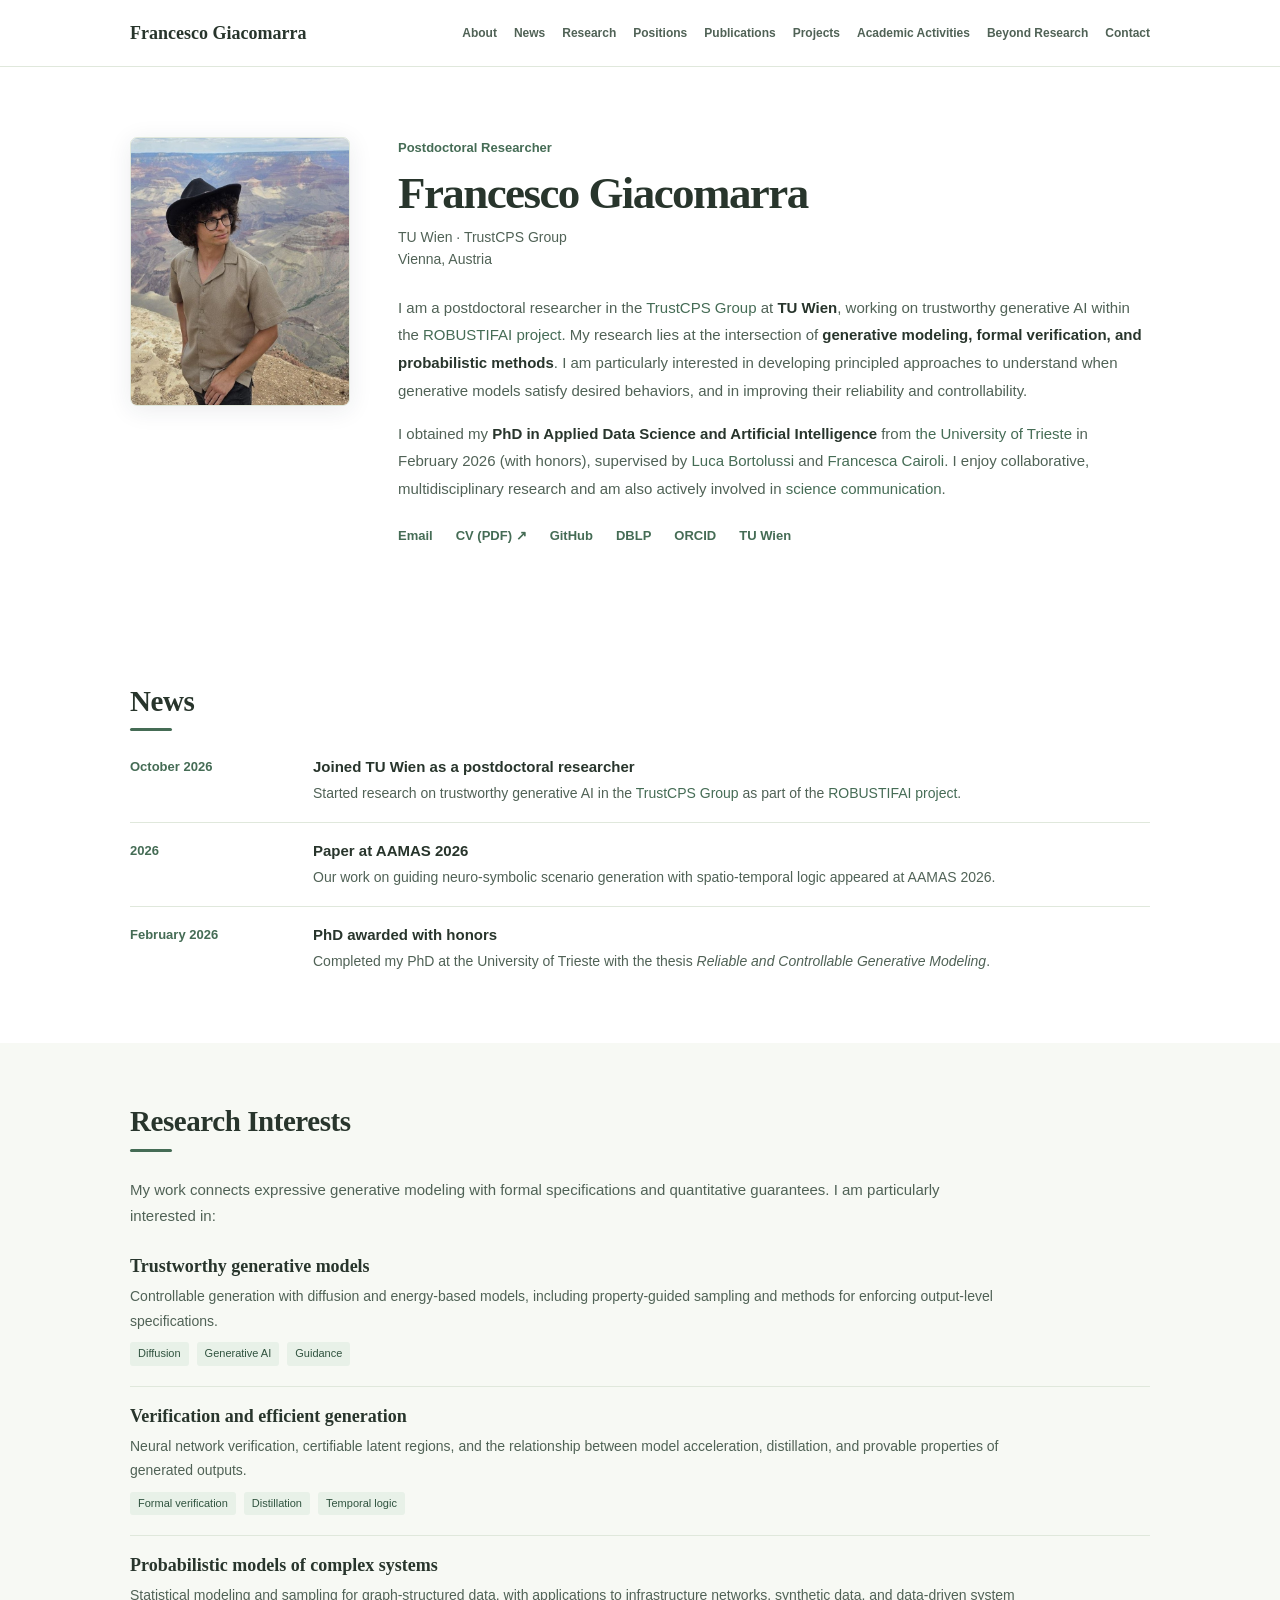
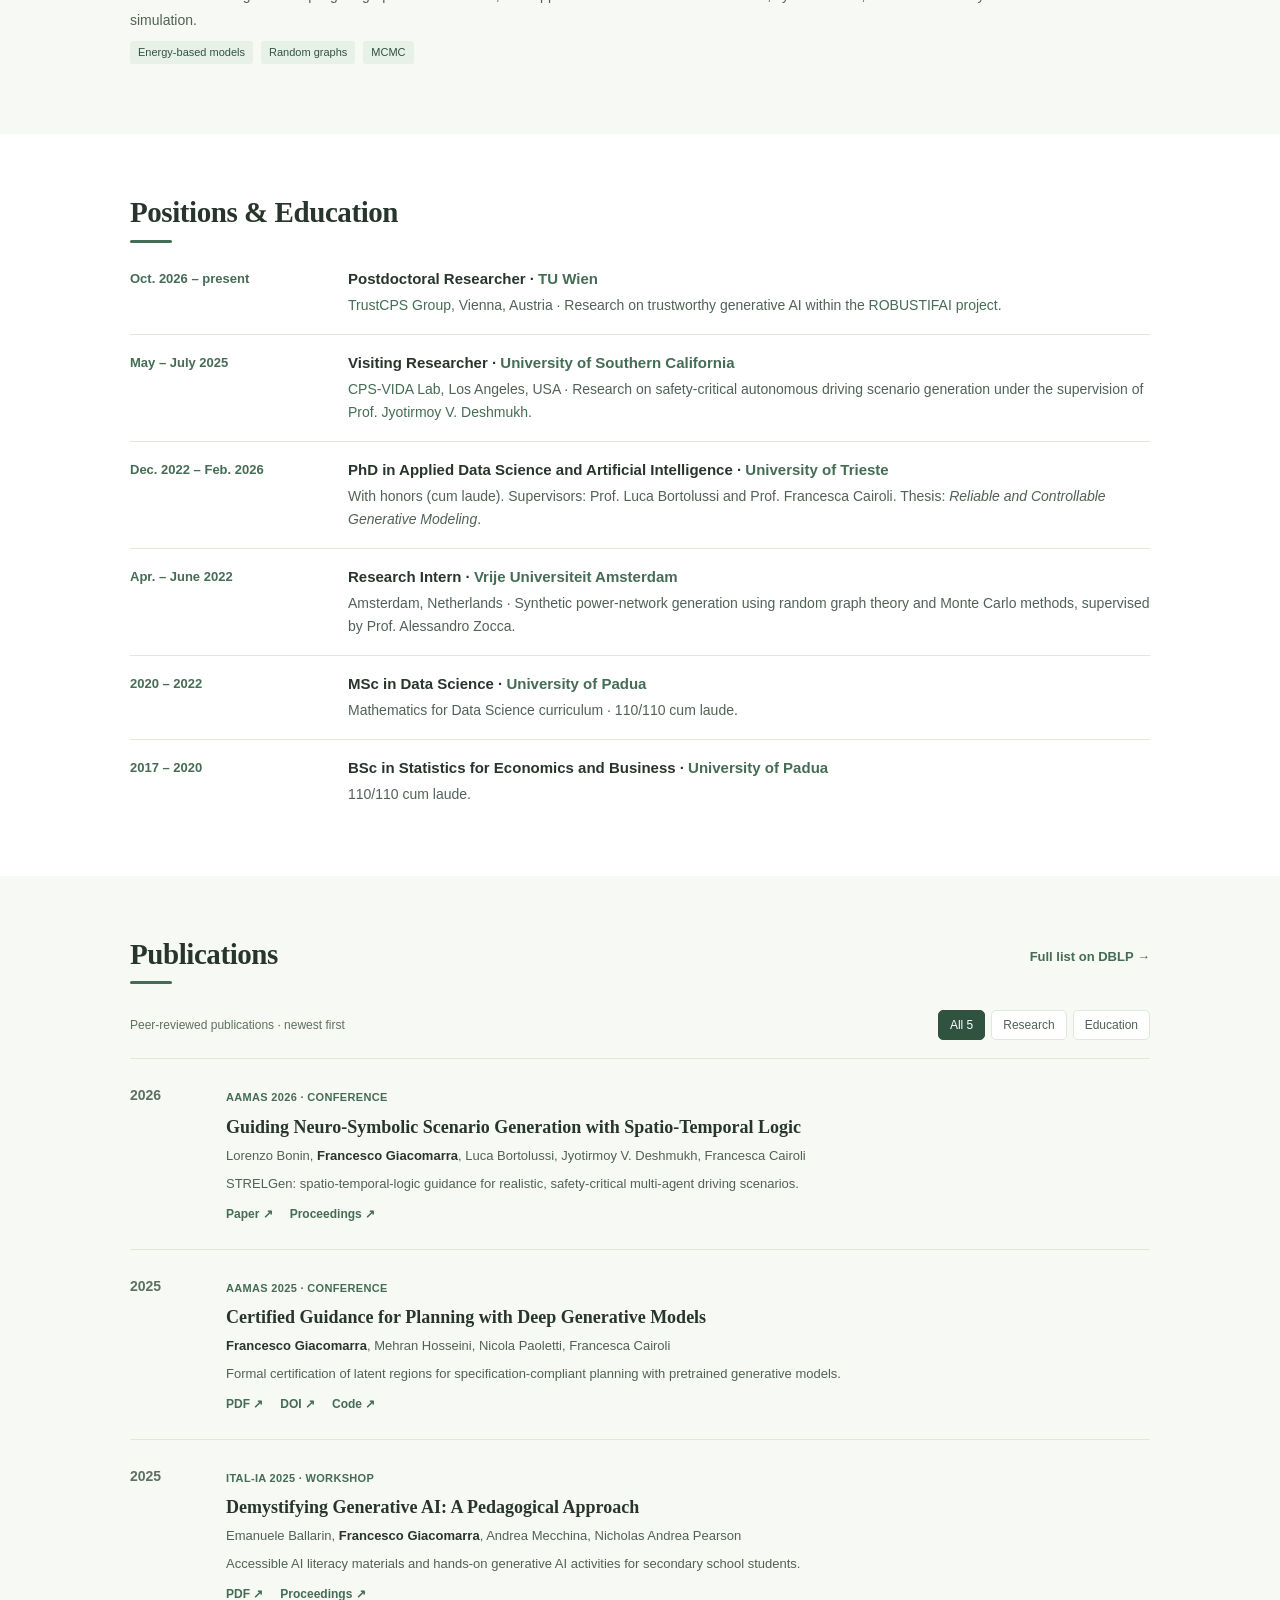
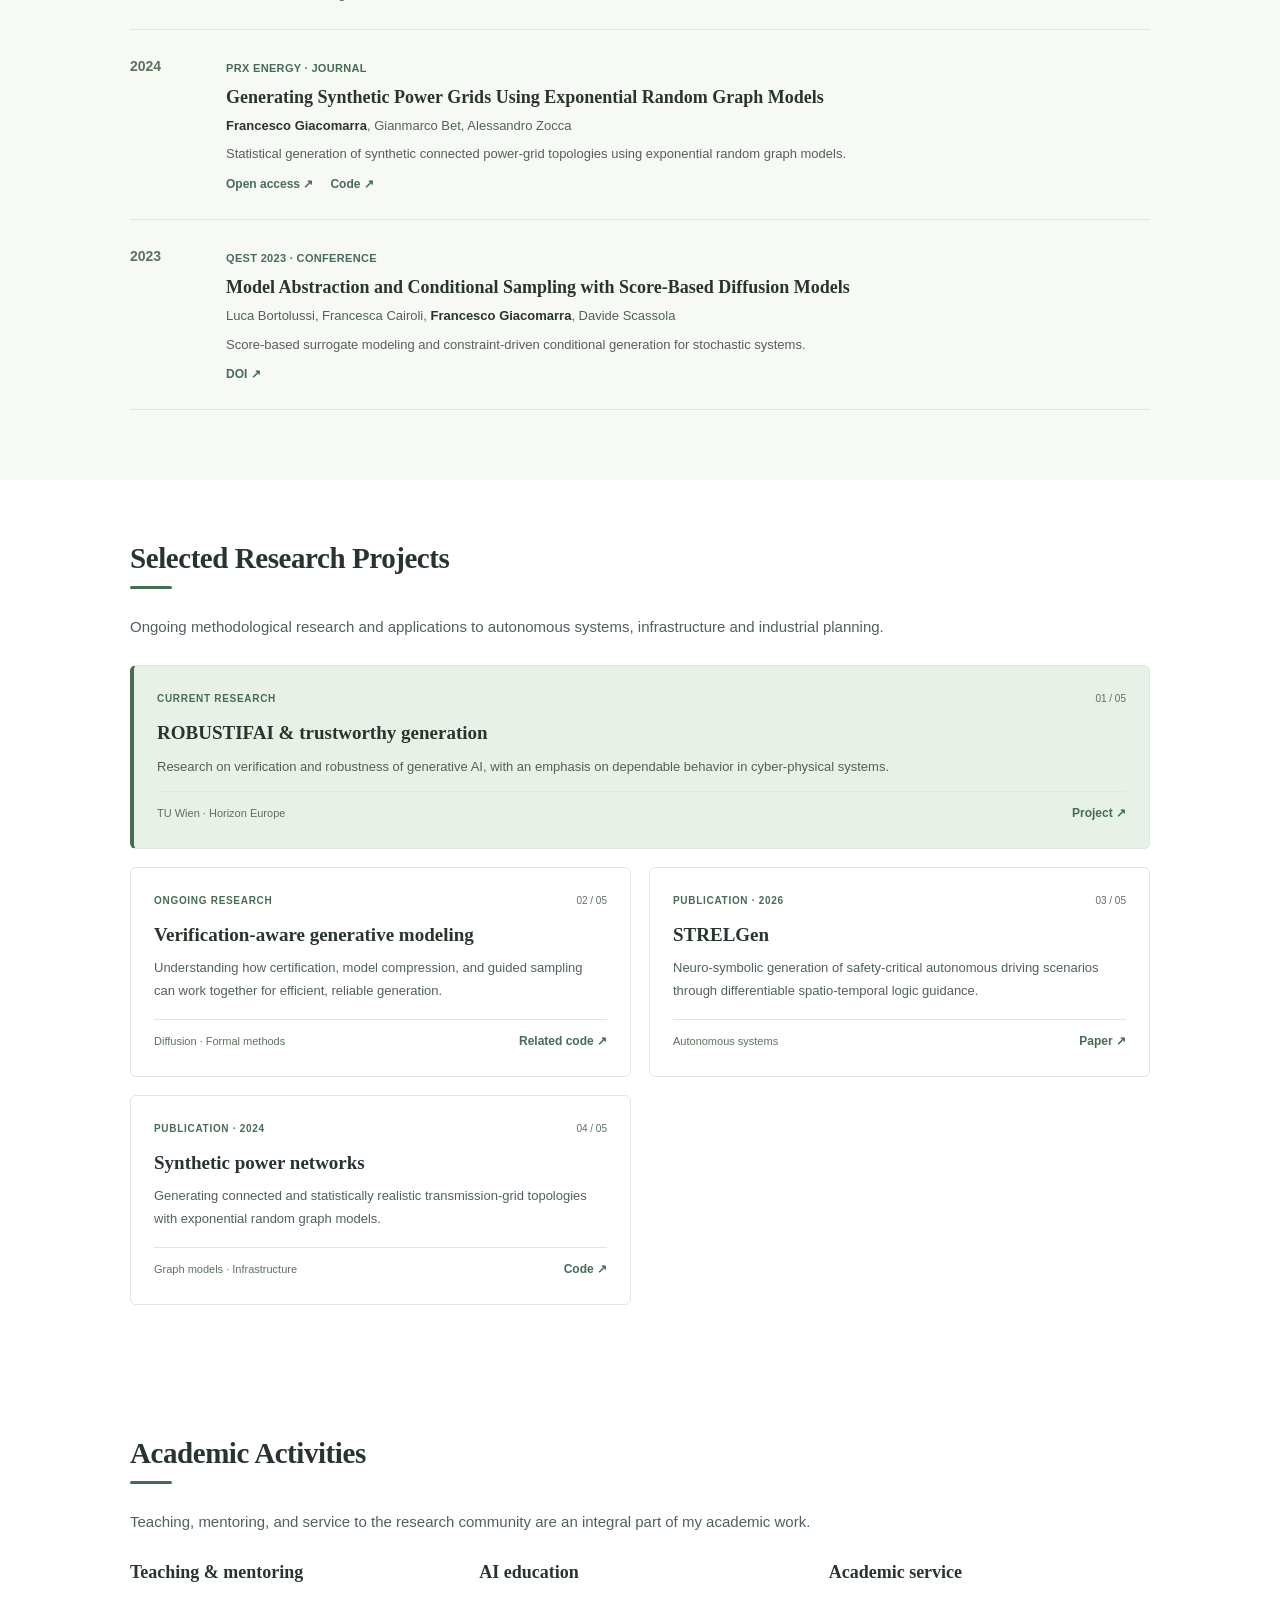
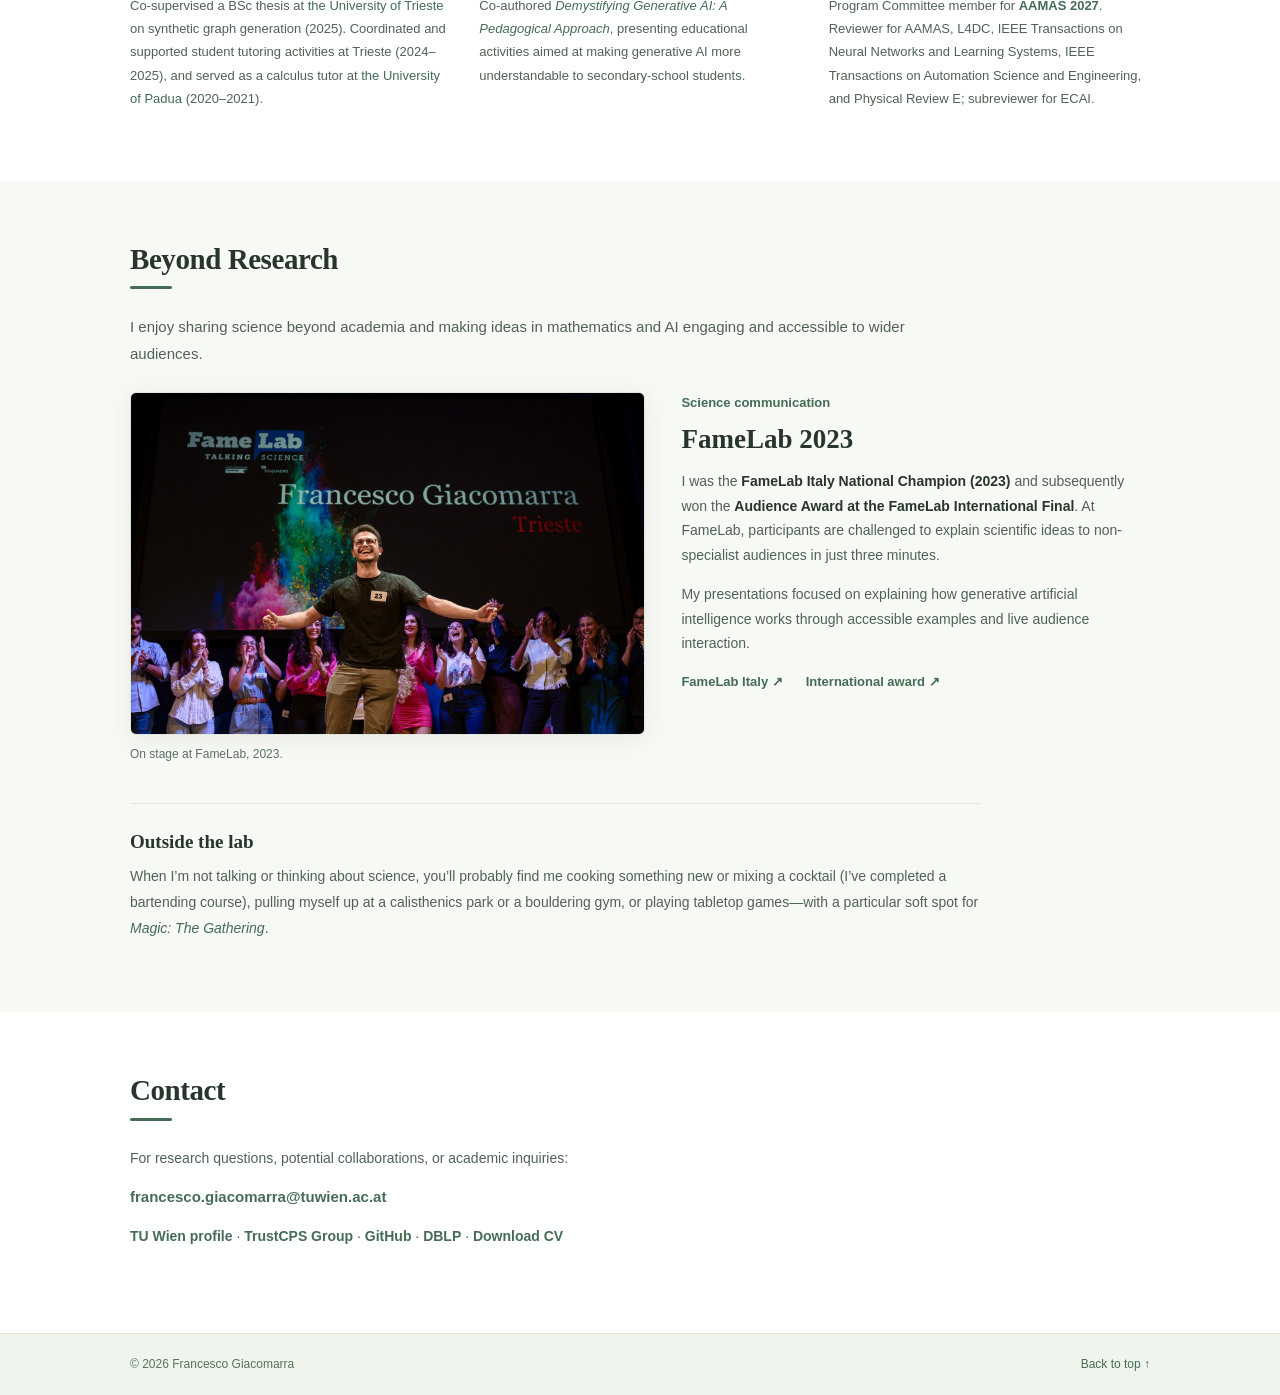
<file: index.html>
<!doctype html>
<html lang="en">
<head>
  <meta charset="utf-8">
  <meta name="viewport" content="width=device-width, initial-scale=1">
  <meta name="theme-color" content="#ffffff">
  <meta name="description" content="Francesco Giacomarra, Postdoctoral Researcher at TU Wien. Trustworthy generative AI, diffusion models, formal verification, probabilistic modeling, and science communication.">
  <meta name="author" content="Francesco Giacomarra">
  <meta property="og:type" content="profile">
  <meta property="og:title" content="Francesco Giacomarra — Academic Homepage">
  <meta property="og:description" content="Research in trustworthy generative modeling, formal verification, and statistical learning.">
  <meta property="og:url" content="https://francescogiacomarra.github.io/">
  <link rel="canonical" href="https://francescogiacomarra.github.io/">
  <link rel="icon" href="assets/favicon.svg" type="image/svg+xml">
  <link rel="stylesheet" href="assets/styles.css">
  <script src="assets/site.js" defer></script>
  <title>Francesco Giacomarra — Postdoctoral Researcher</title>
  <script type="application/ld+json">
  {"@context":"https://schema.org","@type":"Person","name":"Francesco Giacomarra","url":"https://francescogiacomarra.github.io/","jobTitle":"Postdoctoral Researcher","affiliation":{"@type":"Organization","name":"TU Wien","url":"https://www.tuwien.at/"},"sameAs":["https://github.com/francescogiacomarra","https://dblp.org/pid/357/0771","https://orcid.org/0000-0001-6687-442X"]}
  </script>
</head>
<body>
<a class="skip-link" href="#main">Skip to content</a>
<header class="site-header" id="top">
  <div class="container header-inner">
    <a class="site-brand" href="#top">Francesco Giacomarra</a>
    <button class="menu-toggle" aria-controls="primary-nav" aria-expanded="false" aria-label="Toggle navigation" type="button"><span></span><span></span><span></span></button>
    <nav class="primary-nav" id="primary-nav" aria-label="Main navigation">
      <a href="#about">About</a>
      <a href="#news">News</a>
      <a href="#research">Research</a>
      <a href="#positions">Positions</a>
      <a href="#publications">Publications</a>
      <a href="#projects">Projects</a>
      <a href="#academic">Academic Activities</a>
      <a href="#outreach">Beyond Research</a>
      <a href="#contact">Contact</a>
    </nav>
  </div>
</header>
<main id="main">
<section id="about" class="section hero">
  <div class="container hero-grid">
    <div class="hero-photo"><img src="assets/profile.jpg" alt="Francesco Giacomarra at the Grand Canyon" width="680" height="830" fetchpriority="high"></div>
    <div class="hero-text">
      <p class="eyebrow">Postdoctoral Researcher</p>
      <h1>Francesco Giacomarra</h1>
      <p class="subtitle"><a href="https://www.tuwien.at/" target="_blank" rel="noopener noreferrer">TU Wien</a> · <a href="https://www.trustcps.eu/group.html" target="_blank" rel="noopener noreferrer">TrustCPS Group</a><br>Vienna, Austria</p>
      <p class="bio">I am a postdoctoral researcher in the <a href="https://www.trustcps.eu/group.html" target="_blank" rel="noopener noreferrer">TrustCPS Group</a> at <strong>TU Wien</strong>, working on trustworthy generative AI within the <a href="https://robustifai.eu/" target="_blank" rel="noopener noreferrer">ROBUSTIFAI project</a>. My research lies at the intersection of <strong>generative modeling, formal verification, and probabilistic methods</strong>. I am particularly interested in developing principled approaches to understand when generative models satisfy desired behaviors, and in improving their reliability and controllability.</p>
      <p class="bio">I obtained my <strong>PhD in Applied Data Science and Artificial Intelligence</strong> from <a href="https://www.units.it/" target="_blank" rel="noopener noreferrer">the University of Trieste</a> in February 2026 (with honors), supervised by <a href="https://adsai.inginf.units.it/people/faculty/luca-bortolussi/" target="_blank" rel="noopener noreferrer">Luca Bortolussi</a> and <a href="https://francescacairoli.github.io/" target="_blank" rel="noopener noreferrer">Francesca Cairoli</a>. I enjoy collaborative, multidisciplinary research and am also actively involved in <a href="#outreach">science communication</a>.</p>
      <div class="hero-links">
        <a href="mailto:francesco.giacomarra@tuwien.ac.at">Email</a>
        <a href="assets/Francesco_Giacomarra_CV.pdf" target="_blank" rel="noopener noreferrer">CV (PDF) ↗</a>
        <a href="https://github.com/francescogiacomarra" target="_blank" rel="noopener noreferrer">GitHub</a>
        <a href="https://dblp.org/pid/357/0771" target="_blank" rel="noopener noreferrer">DBLP</a>
        <a href="https://orcid.org/0000-0001-6687-442X" target="_blank" rel="noopener noreferrer">ORCID</a>
        <a href="https://informatics.tuwien.ac.at/people/francesco-giacomarra" target="_blank" rel="noopener noreferrer">TU Wien</a>
        <!-- Add a Google Scholar or LinkedIn link once you have confirmed your profile URL. -->
      </div>
    </div>
  </div>
</section>
<section id="news" class="section">
  <div class="container">
    <h2>News</h2>
    <ul class="timeline">
      <li><div class="timeline-date">October 2026</div><div><h3>Joined TU Wien as a postdoctoral researcher</h3><p>Started research on trustworthy generative AI in the <a href="https://www.trustcps.eu/group.html" target="_blank" rel="noopener noreferrer">TrustCPS Group</a> as part of the <a href="https://robustifai.eu/" target="_blank" rel="noopener noreferrer">ROBUSTIFAI project</a>.</p></div></li>
      <li><div class="timeline-date">2026</div><div><h3>Paper at AAMAS 2026</h3><p>Our work on guiding neuro-symbolic scenario generation with spatio-temporal logic appeared at AAMAS 2026.</p></div></li>
      <li><div class="timeline-date">February 2026</div><div><h3>PhD awarded with honors</h3><p>Completed my PhD at the University of Trieste with the thesis <em>Reliable and Controllable Generative Modeling</em>.</p></div></li>
    </ul>
  </div>
</section>
<section id="research" class="section alt">
  <div class="container">
    <h2>Research Interests</h2>
    <p class="section-intro">My work connects expressive generative modeling with formal specifications and quantitative guarantees. I am particularly interested in:</p>
    <div class="research-list">
<article class="research-item"><span class="research-index">01</span><div><h3>Trustworthy generative models</h3><p>Controllable generation with diffusion and energy-based models, including property-guided sampling and methods for enforcing output-level specifications.</p><div class="topic-tags"><span>Diffusion</span><span>Generative AI</span><span>Guidance</span></div></div><span aria-hidden="true" class="research-arrow">↗</span></article>
<article class="research-item"><span class="research-index">02</span><div><h3>Verification and efficient generation</h3><p>Neural network verification, certifiable latent regions, and the relationship between model acceleration, distillation, and provable properties of generated outputs.</p><div class="topic-tags"><span>Formal verification</span><span>Distillation</span><span>Temporal logic</span></div></div><span aria-hidden="true" class="research-arrow">↗</span></article>
<article class="research-item"><span class="research-index">03</span><div><h3>Probabilistic models of complex systems</h3><p>Statistical modeling and sampling for graph-structured data, with applications to infrastructure networks, synthetic data, and data-driven system simulation.</p><div class="topic-tags"><span>Energy-based models</span><span>Random graphs</span><span>MCMC</span></div></div><span aria-hidden="true" class="research-arrow">↗</span></article>
</div>
  </div>
</section>
<section id="positions" class="section">
  <div class="container">
    <h2>Positions &amp; Education</h2>
    <ul class="timeline positions-list">
      <li><div class="timeline-date">Oct. 2026 – present</div><div><h3>Postdoctoral Researcher · <a href="https://www.tuwien.at/" target="_blank" rel="noopener noreferrer">TU Wien</a></h3><p><a href="https://www.trustcps.eu/group.html" target="_blank" rel="noopener noreferrer">TrustCPS Group</a>, Vienna, Austria · Research on trustworthy generative AI within the <a href="https://robustifai.eu/" target="_blank" rel="noopener noreferrer">ROBUSTIFAI project</a>.</p></div></li>
      <li><div class="timeline-date">May – July 2025</div><div><h3>Visiting Researcher · <a href="https://www.usc.edu/" target="_blank" rel="noopener noreferrer">University of Southern California</a></h3><p><a href="https://cps-vida.github.io/" target="_blank" rel="noopener noreferrer">CPS-VIDA Lab</a>, Los Angeles, USA · Research on safety-critical autonomous driving scenario generation under the supervision of <a href="https://cps-vida.github.io/people/jyotirmoy-deshmukh/" target="_blank" rel="noopener noreferrer">Prof. Jyotirmoy V. Deshmukh</a>.</p></div></li>
      <li><div class="timeline-date">Dec. 2022 – Feb. 2026</div><div><h3>PhD in Applied Data Science and Artificial Intelligence · <a href="https://www.units.it/" target="_blank" rel="noopener noreferrer">University of Trieste</a></h3><p>With honors (cum laude). Supervisors: Prof. Luca Bortolussi and Prof. Francesca Cairoli. Thesis: <em>Reliable and Controllable Generative Modeling</em>.</p></div></li>
      <li><div class="timeline-date">Apr. – June 2022</div><div><h3>Research Intern · <a href="https://vu.nl/en" target="_blank" rel="noopener noreferrer">Vrije Universiteit Amsterdam</a></h3><p>Amsterdam, Netherlands · Synthetic power-network generation using random graph theory and Monte Carlo methods, supervised by Prof. Alessandro Zocca.</p></div></li>
      <li><div class="timeline-date">2020 – 2022</div><div><h3>MSc in Data Science · <a href="https://www.unipd.it/en/" target="_blank" rel="noopener noreferrer">University of Padua</a></h3><p>Mathematics for Data Science curriculum · 110/110 cum laude.</p></div></li>
      <li><div class="timeline-date">2017 – 2020</div><div><h3>BSc in Statistics for Economics and Business · <a href="https://www.unipd.it/en/" target="_blank" rel="noopener noreferrer">University of Padua</a></h3><p>110/110 cum laude.</p></div></li>
    </ul>
  </div>
</section>
<section id="publications" class="section alt">
  <div class="container">
    <div class="section-title-row"><h2>Publications</h2><a class="aux-link" href="https://dblp.org/pid/357/0771" target="_blank" rel="noopener noreferrer">Full list on DBLP →</a></div>
    <div class="pub-toolbar"><div class="pub-help">Peer-reviewed publications · newest first</div><div aria-label="Filter publications" class="pub-filters" role="group"><button aria-pressed="true" class="filter-button is-active" data-filter="all" type="button">All <span>5</span></button><button aria-pressed="false" class="filter-button" data-filter="research" type="button">Research</button><button aria-pressed="false" class="filter-button" data-filter="outreach" type="button">Education</button></div></div>
    <ol class="publication-list">
<li class="publication" data-category="research"><div class="pub-year">2026</div><div class="pub-main"><span class="pub-venue">AAMAS 2026 · CONFERENCE</span><h3><a href="https://arxiv.org/abs/2605.19038" rel="noopener noreferrer" target="_blank">Guiding Neuro-Symbolic Scenario Generation with Spatio-Temporal Logic</a></h3><p class="pub-authors">Lorenzo Bonin, <strong>Francesco Giacomarra</strong>, Luca Bortolussi, Jyotirmoy V. Deshmukh, Francesca Cairoli</p><p class="pub-summary">STRELGen: spatio-temporal-logic guidance for realistic, safety-critical multi-agent driving scenarios.</p><div class="pub-links"><a href="https://arxiv.org/abs/2605.19038" rel="noopener noreferrer" target="_blank">Paper ↗</a><a href="https://www.ifaamas.org/Proceedings/aamas2026/forms/contents.htm" rel="noopener noreferrer" target="_blank">Proceedings ↗</a></div></div></li>
<li class="publication" data-category="research"><div class="pub-year">2025</div><div class="pub-main"><span class="pub-venue">AAMAS 2025 · CONFERENCE</span><h3><a href="https://doi.org/10.65109/dyho6514" rel="noopener noreferrer" target="_blank">Certified Guidance for Planning with Deep Generative Models</a></h3><p class="pub-authors"><strong>Francesco Giacomarra</strong>, Mehran Hosseini, Nicola Paoletti, Francesca Cairoli</p><p class="pub-summary">Formal certification of latent regions for specification-compliant planning with pretrained generative models.</p><div class="pub-links"><a href="https://www.ifaamas.org/Proceedings/aamas2025/pdfs/p877.pdf" rel="noopener noreferrer" target="_blank">PDF ↗</a><a href="https://doi.org/10.65109/dyho6514" rel="noopener noreferrer" target="_blank">DOI ↗</a><a href="https://github.com/francescogiacomarra/Certified_Generation_4_Planning" rel="noopener noreferrer" target="_blank">Code ↗</a></div></div></li>
<li class="publication" data-category="outreach"><div class="pub-year">2025</div><div class="pub-main"><span class="pub-venue">ITAL-IA 2025 · WORKSHOP</span><h3><a href="https://ceur-ws.org/Vol-4121/Ital-IA_2025_paper_93.pdf" rel="noopener noreferrer" target="_blank">Demystifying Generative AI: A Pedagogical Approach</a></h3><p class="pub-authors">Emanuele Ballarin, <strong>Francesco Giacomarra</strong>, Andrea Mecchina, Nicholas Andrea Pearson</p><p class="pub-summary">Accessible AI literacy materials and hands-on generative AI activities for secondary school students.</p><div class="pub-links"><a href="https://ceur-ws.org/Vol-4121/Ital-IA_2025_paper_93.pdf" rel="noopener noreferrer" target="_blank">PDF ↗</a><a href="https://ceur-ws.org/Vol-4121/" rel="noopener noreferrer" target="_blank">Proceedings ↗</a></div></div></li>
<li class="publication" data-category="research"><div class="pub-year">2024</div><div class="pub-main"><span class="pub-venue">PRX ENERGY · JOURNAL</span><h3><a href="https://doi.org/10.1103/PRXEnergy.3.023005" rel="noopener noreferrer" target="_blank">Generating Synthetic Power Grids Using Exponential Random Graph Models</a></h3><p class="pub-authors"><strong>Francesco Giacomarra</strong>, Gianmarco Bet, Alessandro Zocca</p><p class="pub-summary">Statistical generation of synthetic connected power-grid topologies using exponential random graph models.</p><div class="pub-links"><a href="https://doi.org/10.1103/PRXEnergy.3.023005" rel="noopener noreferrer" target="_blank">Open access ↗</a><a href="https://github.com/francescogiacomarra/power_grids_data" rel="noopener noreferrer" target="_blank">Code ↗</a></div></div></li>
<li class="publication" data-category="research"><div class="pub-year">2023</div><div class="pub-main"><span class="pub-venue">QEST 2023 · CONFERENCE</span><h3><a href="https://doi.org/10.1007/978-3-031-43835-6_21" rel="noopener noreferrer" target="_blank">Model Abstraction and Conditional Sampling with Score-Based Diffusion Models</a></h3><p class="pub-authors">Luca Bortolussi, Francesca Cairoli, <strong>Francesco Giacomarra</strong>, Davide Scassola</p><p class="pub-summary">Score-based surrogate modeling and constraint-driven conditional generation for stochastic systems.</p><div class="pub-links"><a href="https://doi.org/10.1007/978-3-031-43835-6_21" rel="noopener noreferrer" target="_blank">DOI ↗</a></div></div></li>
</ol>
  </div>
</section>
<section id="projects" class="section">
  <div class="container">
    <h2>Selected Research Projects</h2>
    <p class="section-intro">Ongoing methodological research and applications to autonomous systems, infrastructure and industrial planning.</p>
    <div class="project-grid">
<article class="project-card featured"><div class="project-top"><span class="project-category">CURRENT RESEARCH</span><span class="project-mark">01 / 05</span></div><h3>ROBUSTIFAI &amp; trustworthy generation</h3><p>Research on verification and robustness of generative AI, with an emphasis on dependable behavior in cyber-physical systems.</p><div class="project-bottom"><span>TU Wien · Horizon Europe</span><a aria-label="ROBUSTIFAI project information" href="https://cordis.europa.eu/project/id/101212818" rel="noopener noreferrer" target="_blank">Project ↗</a></div></article>
<article class="project-card"><div class="project-top"><span class="project-category">ONGOING RESEARCH</span><span class="project-mark">02 / 05</span></div><h3>Verification-aware generative modeling</h3><p>Understanding how certification, model compression, and guided sampling can work together for efficient, reliable generation.</p><div class="project-bottom"><span>Diffusion · Formal methods</span><a href="https://github.com/francescogiacomarra/Certified_Generation_4_Planning" rel="noopener noreferrer" target="_blank">Related code ↗</a></div></article>
<article class="project-card"><div class="project-top"><span class="project-category">PUBLICATION · 2026</span><span class="project-mark">03 / 05</span></div><h3>STRELGen</h3><p>Neuro-symbolic generation of safety-critical autonomous driving scenarios through differentiable spatio-temporal logic guidance.</p><div class="project-bottom"><span>Autonomous systems</span><a href="https://arxiv.org/abs/2605.19038" rel="noopener noreferrer" target="_blank">Paper ↗</a></div></article>
<article class="project-card"><div class="project-top"><span class="project-category">PUBLICATION · 2024</span><span class="project-mark">04 / 05</span></div><h3>Synthetic power networks</h3><p>Generating connected and statistically realistic transmission-grid topologies with exponential random graph models.</p><div class="project-bottom"><span>Graph models · Infrastructure</span><a href="https://github.com/francescogiacomarra/power_grids_data" rel="noopener noreferrer" target="_blank">Code ↗</a></div></article>
</div>
  </div>
</section>
<section id="academic" class="section">
  <div class="container">
    <h2>Academic Activities</h2>
    <p class="section-intro">Teaching, mentoring, and service to the research community are an integral part of my academic work.</p>
    <div class="academic-grid">
      <article class="academic-item">
        <h3>Teaching &amp; mentoring</h3>
        <p>Co-supervised a BSc thesis at <a href="https://www.units.it/" target="_blank" rel="noopener noreferrer">the University of Trieste</a> on synthetic graph generation (2025). Coordinated and supported student tutoring activities at Trieste (2024–2025), and served as a calculus tutor at <a href="https://www.unipd.it/en/" target="_blank" rel="noopener noreferrer">the University of Padua</a> (2020–2021).</p>
      </article>
      <article class="academic-item">
        <h3>AI education</h3>
        <p>Co-authored <a href="https://ceur-ws.org/Vol-4121/Ital-IA_2025_paper_93.pdf" target="_blank" rel="noopener noreferrer"><em>Demystifying Generative AI: A Pedagogical Approach</em></a>, presenting educational activities aimed at making generative AI more understandable to secondary-school students.</p>
      </article>
      <article class="academic-item">
        <h3>Academic service</h3>
        <p>Program Committee member for <a href="https://warwick.ac.uk/fac/sci/dcs/aamas2027/" target="_blank" rel="noopener noreferrer"><strong>AAMAS 2027</strong></a>. Reviewer for AAMAS, L4DC, IEEE Transactions on Neural Networks and Learning Systems, IEEE Transactions on Automation Science and Engineering, and Physical Review E; subreviewer for ECAI.</p>
      </article>
    </div>
  </div>
</section>
<section id="outreach" class="section alt">
  <div class="container">
    <h2>Beyond Research</h2>
    <p class="section-intro">I enjoy sharing science beyond academia and making ideas in mathematics and AI engaging and accessible to wider audiences.</p>
    <div class="outreach-feature">
      <figure class="outreach-photo">
        <img src="assets/famelab.jpg" loading="lazy" alt="Francesco Giacomarra on stage at FameLab, with other participants applauding in the background" width="1500" height="998">
        <figcaption>On stage at FameLab, 2023.</figcaption>
      </figure>
      <div class="outreach-copy">
        <p class="eyebrow">Science communication</p>
        <h3>FameLab 2023</h3>
        <p>I was the <strong>FameLab Italy National Champion (2023)</strong> and subsequently won the <strong>Audience Award at the FameLab International Final</strong>. At FameLab, participants are challenged to explain scientific ideas to non-specialist audiences in just three minutes.</p>
        <p>My presentations focused on explaining how generative artificial intelligence works through accessible examples and live audience interaction.</p>
        <div class="outreach-links">
          <a href="https://famelab-italy.it/finale-nazionale-2023/" target="_blank" rel="noopener noreferrer">FameLab Italy ↗</a>
          <a href="https://portale.units.it/it/notizie/famelab-international-francesco-giacomarra-delluniversita-di-trieste-ha-vinto-il-premio-del" target="_blank" rel="noopener noreferrer">International award ↗</a>
        </div>
      </div>
    </div>
    <div class="outside-lab">
      <h3>Outside the lab</h3>
      <p>When I’m not talking or thinking about science, you’ll probably find me cooking something new or mixing a cocktail (I’ve completed a bartending course), pulling myself up at a calisthenics park or a bouldering gym, or playing tabletop games—with a particular soft spot for <a href="https://magic.wizards.com/en" target="_blank" rel="noopener noreferrer"><em>Magic: The Gathering</em></a>.</p>
    </div>
  </div>
</section>
<section id="contact" class="section contact-section">
  <div class="container">
    <h2>Contact</h2>
    <p>For research questions, potential collaborations, or academic inquiries:</p>
    <p><a class="contact-email" href="mailto:francesco.giacomarra@tuwien.ac.at">francesco.giacomarra@tuwien.ac.at</a></p>
    <p class="contact-other"><a href="https://informatics.tuwien.ac.at/people/francesco-giacomarra" target="_blank" rel="noopener noreferrer">TU Wien profile</a> · <a href="https://www.trustcps.eu/group.html" target="_blank" rel="noopener noreferrer">TrustCPS Group</a> · <a href="https://github.com/francescogiacomarra" target="_blank" rel="noopener noreferrer">GitHub</a> · <a href="https://dblp.org/pid/357/0771" target="_blank" rel="noopener noreferrer">DBLP</a> · <a href="assets/Francesco_Giacomarra_CV.pdf" target="_blank" rel="noopener noreferrer">Download CV</a></p>
  </div>
</section>
</main>
<footer class="site-footer"><div class="container footer-inner"><span>© <span id="year">2026</span> Francesco Giacomarra</span><a href="#top">Back to top ↑</a></div></footer>
</body>
</html>
</file>
<file: assets/styles.css>
/* Research homepage: understated academic styling, no framework required. */
:root {
  --ink:#28352c; --ink-soft:#506256; --muted:#5c715f; --accent:#456c55;
  --accent-dark:#30533f; --accent-pale:#e8f1e8; --paper:#ffffff;
  --paper-alt:#f7f9f4; --border:#e0e8dc; --max:1020px;
  --serif:Georgia,'Times New Roman',serif;
  --sans:-apple-system,BlinkMacSystemFont,'Segoe UI',Roboto,Helvetica,Arial,sans-serif;
}
*{box-sizing:border-box}
html{scroll-behavior:smooth;scroll-padding-top:78px}
body{margin:0;color:var(--ink);background:var(--paper);font:15px/1.75 var(--sans);-webkit-font-smoothing:antialiased}
a{color:var(--accent);text-decoration:none}
a:hover{text-decoration:underline;text-underline-offset:3px}
a:focus-visible,button:focus-visible{outline:3px solid var(--accent);outline-offset:3px}
button{font:inherit;cursor:pointer}
.container{width:min(var(--max),calc(100% - 64px));margin:0 auto}
h1,h2,h3,p{margin-top:0}
.skip-link{position:absolute;top:-100px;left:10px;z-index:200;background:white;padding:10px}.skip-link:focus{top:10px}
.site-header{position:sticky;top:0;background:color-mix(in srgb,var(--paper) 96%,transparent);backdrop-filter:blur(8px);z-index:50;border-bottom:1px solid var(--border)}
.header-inner{min-height:66px;display:flex;justify-content:space-between;align-items:center;gap:25px}
.site-brand{font:700 18px/1.25 var(--serif);color:var(--ink);white-space:nowrap}
.primary-nav{display:flex;align-items:center;gap:17px}
.primary-nav a{font-size:12px;font-weight:550;color:var(--ink-soft)}
.primary-nav a:hover{color:var(--accent)}
.menu-toggle{display:none;border:0;background:none;padding:10px;flex-direction:column;gap:5px}
.menu-toggle span{display:block;background:var(--ink);width:22px;height:2px}
.section{padding:61px 0 70px}
.section.alt{background:var(--paper-alt)}
.section h2{font:700 29px/1.2 var(--serif);margin:0 0 25px;letter-spacing:-.015em}
.section h2::after{content:'';display:block;background:var(--accent);height:3px;width:42px;border-radius:2px;margin-top:10px}
.section-intro{max-width:850px;font-size:15px;color:var(--ink-soft);margin-bottom:25px}
.hero{padding:70px 0 75px}
.hero-grid{display:grid;grid-template-columns:220px minmax(0,1fr);gap:48px;align-items:start}
.hero-photo img{width:100%;height:auto;aspect-ratio:9/11;object-fit:cover;object-position:center;border-radius:7px;box-shadow:0 4px 25px rgba(36,49,61,.09);border:1px solid var(--border);display:block}
.eyebrow{font-size:13px;font-weight:650;color:var(--accent);margin:0 0 8px}
.hero h1{font:700 clamp(33px,4vw,45px)/1.12 var(--serif);letter-spacing:-.035em;margin:0 0 9px}
.subtitle{font-size:14px;color:var(--ink-soft);line-height:1.55;margin-bottom:23px}
.subtitle a{color:var(--ink-soft)}
.bio{color:var(--ink-soft);font-size:15px;line-height:1.85;margin-bottom:15px}
.bio strong{color:var(--ink)}
.hero-links{display:flex;flex-wrap:wrap;gap:9px 23px;margin-top:22px}
.hero-links a{font-weight:600;font-size:13px}
.timeline{list-style:none;padding:0;margin:0}
.timeline li{display:grid;grid-template-columns:155px minmax(0,1fr);gap:28px;padding:17px 0;border-bottom:1px solid var(--border)}
.timeline li:first-child{padding-top:0}
.timeline li:last-child{border:0;padding-bottom:0}
.timeline-date{color:var(--accent);font-size:13px;font-weight:650}
.timeline h3{font-size:15px;font-weight:700;line-height:1.45;margin:0 0 4px}
.timeline p{color:var(--ink-soft);font-size:14px;line-height:1.65;margin-bottom:0}
.positions-list li{grid-template-columns:190px minmax(0,1fr)}
.positions-list p+p{margin-top:5px}
.research-list{display:grid;gap:17px}
.research-item{display:block;padding:0 0 20px;border-bottom:1px solid var(--border)}
.research-item:last-child{border:0;padding-bottom:0}
.research-index,.research-arrow{display:none}
.research-item h3{font:700 18px/1.4 var(--serif);margin:0 0 5px}
.research-item p{color:var(--ink-soft);font-size:14px;max-width:900px;margin:0 0 9px}
.topic-tags{display:flex;flex-wrap:wrap;gap:8px}
.topic-tags span{font-size:11px;padding:2px 8px;background:var(--accent-pale);color:var(--accent-dark);border-radius:3px}
.section-title-row{display:flex;align-items:start;justify-content:space-between;gap:15px}
.aux-link{margin-top:9px;font-size:13px;font-weight:600}
.pub-toolbar{display:flex;align-items:center;justify-content:space-between;gap:20px;margin:1px 0 18px}
.pub-help{color:var(--muted);font-size:12px}
.pub-filters{display:flex;gap:6px;flex-wrap:wrap}
.filter-button{font-size:12px;line-height:1;padding:8px 11px;color:var(--ink-soft);border:1px solid var(--border);border-radius:5px;background:var(--paper)}
.filter-button.is-active{color:var(--paper);background:var(--accent-dark);border-color:var(--accent-dark)}
.publication-list{margin:0;padding:0;list-style:none;counter-reset:pub}
.publication{display:grid;grid-template-columns:72px 1fr;gap:24px;padding:24px 0;border-bottom:1px solid var(--border)}
.publication:first-child{border-top:1px solid var(--border)}
.publication[hidden]{display:none}
.pub-year{font-size:14px;color:var(--muted);font-weight:650}
.pub-venue{font-size:11px;color:var(--accent);font-weight:700;letter-spacing:.03em}
.pub-main h3{font:700 18px/1.45 var(--serif);margin:4px 0}
.pub-main h3 a{color:var(--ink)}
.pub-main h3 a:hover{color:var(--accent)}
.pub-authors{font-size:13px;line-height:1.7;color:var(--ink-soft);margin:5px 0}
.pub-authors strong{color:var(--ink)}
.pub-summary{font-size:13px;color:var(--ink-soft);margin:6px 0 8px}
.pub-links{display:flex;flex-wrap:wrap;gap:17px}
.pub-links a{font-size:12px;font-weight:650}
.project-grid{display:grid;grid-template-columns:repeat(2,minmax(0,1fr));gap:18px}
.project-card{background:var(--paper);border:1px solid var(--border);border-radius:6px;padding:24px 23px;display:flex;flex-direction:column;min-height:210px}
.project-card.featured{grid-column:1/-1;border-left:4px solid var(--accent);min-height:auto;background:var(--accent-pale)}
.project-top,.project-bottom{display:flex;justify-content:space-between;gap:12px;align-items:center}
.project-top{margin-bottom:12px}
.project-category{font-size:10px;font-weight:700;letter-spacing:.07em;color:var(--accent)}
.project-mark{font-size:10px;color:var(--muted)}
.project-card h3{font:700 19px/1.35 var(--serif);margin:0 0 10px}
.project-card p{font-size:13px;color:var(--ink-soft);margin:0 0 13px}
.project-bottom{border-top:1px solid var(--border);padding-top:11px;margin-top:auto;font-size:11px}
.project-bottom span{color:var(--muted)}
.project-bottom a{font-size:12px;font-weight:650}
.activity-list{display:grid;grid-template-columns:repeat(3,minmax(0,1fr));gap:25px}
.activity{min-width:0}
.activity-icon{display:none}
.activity h3{font:700 17px/1.4 var(--serif);margin:0 0 10px}
.activity p{font-size:13px;color:var(--ink-soft);line-height:1.8}
.contact-section{padding-bottom:70px}
.contact-section p{color:var(--ink-soft);font-size:14px}
.contact-email{font-weight:700;font-size:15px}
.contact-other a{font-weight:600}
.site-footer{background:#eff4ed;border-top:1px solid var(--border);padding:20px 0}
.footer-inner{display:flex;justify-content:space-between;gap:20px;color:var(--muted);font-size:12px}
@media(max-width:960px){.container{width:min(var(--max),calc(100% - 44px))}.primary-nav{gap:10px}.primary-nav a{font-size:11px}.hero-grid{gap:32px}}
@media(max-width:760px){
 .header-inner{min-height:60px;position:relative}.menu-toggle{display:flex;margin-left:auto}
 .primary-nav{display:none;position:absolute;top:59px;left:-22px;right:-22px;background:#fff;border-bottom:1px solid var(--border);padding:14px 22px 20px;flex-direction:column;align-items:stretch;gap:0;box-shadow:0 8px 20px rgba(0,0,0,.06)}
 .primary-nav.is-open{display:flex}.primary-nav a{font-size:14px;padding:8px 3px}
 .hero{padding:45px 0 55px}.hero-grid{grid-template-columns:155px minmax(0,1fr);gap:27px}
 .hero h1{font-size:32px}.section{padding:48px 0 55px}
 .activity-list{grid-template-columns:1fr;gap:12px}
}
@media(max-width:540px){
 .container{width:calc(100% - 36px)}.primary-nav{left:-18px;right:-18px;padding:16px 18px}
 .hero-grid{grid-template-columns:1fr;gap:27px}.hero-photo{max-width:180px}
 .hero h1{font-size:36px}.timeline li,.positions-list li{grid-template-columns:1fr;gap:3px}
 .timeline-date{margin-bottom:2px}.project-grid{grid-template-columns:1fr}.project-card.featured{grid-column:auto}
 .pub-toolbar{display:block}.pub-filters{margin-top:12px}.publication{grid-template-columns:1fr;gap:4px}
 .section-title-row{flex-wrap:wrap}.section-title-row h2{margin-bottom:9px}.aux-link{margin:0 0 18px}
 .footer-inner{flex-direction:column;gap:4px}
}
@media(prefers-reduced-motion:reduce){html{scroll-behavior:auto}}

/* Public engagement feature */
.outreach-feature{display:grid;grid-template-columns:1.1fr 1fr;gap:36px;align-items:start;margin:24px 0 38px}
.outreach-photo{margin:0}
.outreach-photo img{display:block;width:100%;height:auto;aspect-ratio:3/2;object-fit:cover;border-radius:6px;border:1px solid var(--border);box-shadow:0 4px 24px rgba(36,49,61,.08)}
.outreach-photo figcaption{margin-top:9px;color:var(--muted);font-size:12px}
.outreach-copy h3{font:700 27px/1.2 var(--serif);margin:0 0 14px}
.outreach-copy p:not(.eyebrow){color:var(--ink-soft);font-size:14px;line-height:1.75;margin:0 0 15px}
.outreach-copy strong{color:var(--ink)}
.outreach-links{display:flex;gap:12px 23px;flex-wrap:wrap;margin-top:15px}
.outreach-links a{font-size:13px;font-weight:650}
.academic-grid{display:grid;grid-template-columns:repeat(3,minmax(0,1fr));gap:28px}
.academic-item h3{font:700 18px/1.35 var(--serif);margin:0 0 9px}
.academic-item p{font-size:13px;color:var(--ink-soft);line-height:1.8;margin:0}
@media(max-width:860px){.outreach-feature{grid-template-columns:1fr;gap:22px}.outreach-photo{max-width:620px}}
@media(max-width:760px){.academic-grid{grid-template-columns:1fr;gap:21px}}

/* Academic service cards and personal interests use the existing sage palette. */
.outside-lab{border-top:1px solid var(--border);padding-top:25px;margin-top:6px;max-width:850px}
.outside-lab h3{font:700 19px/1.35 var(--serif);margin:0 0 9px}
.outside-lab p{font-size:14px;line-height:1.85;color:var(--ink-soft);margin:0}
</file>
